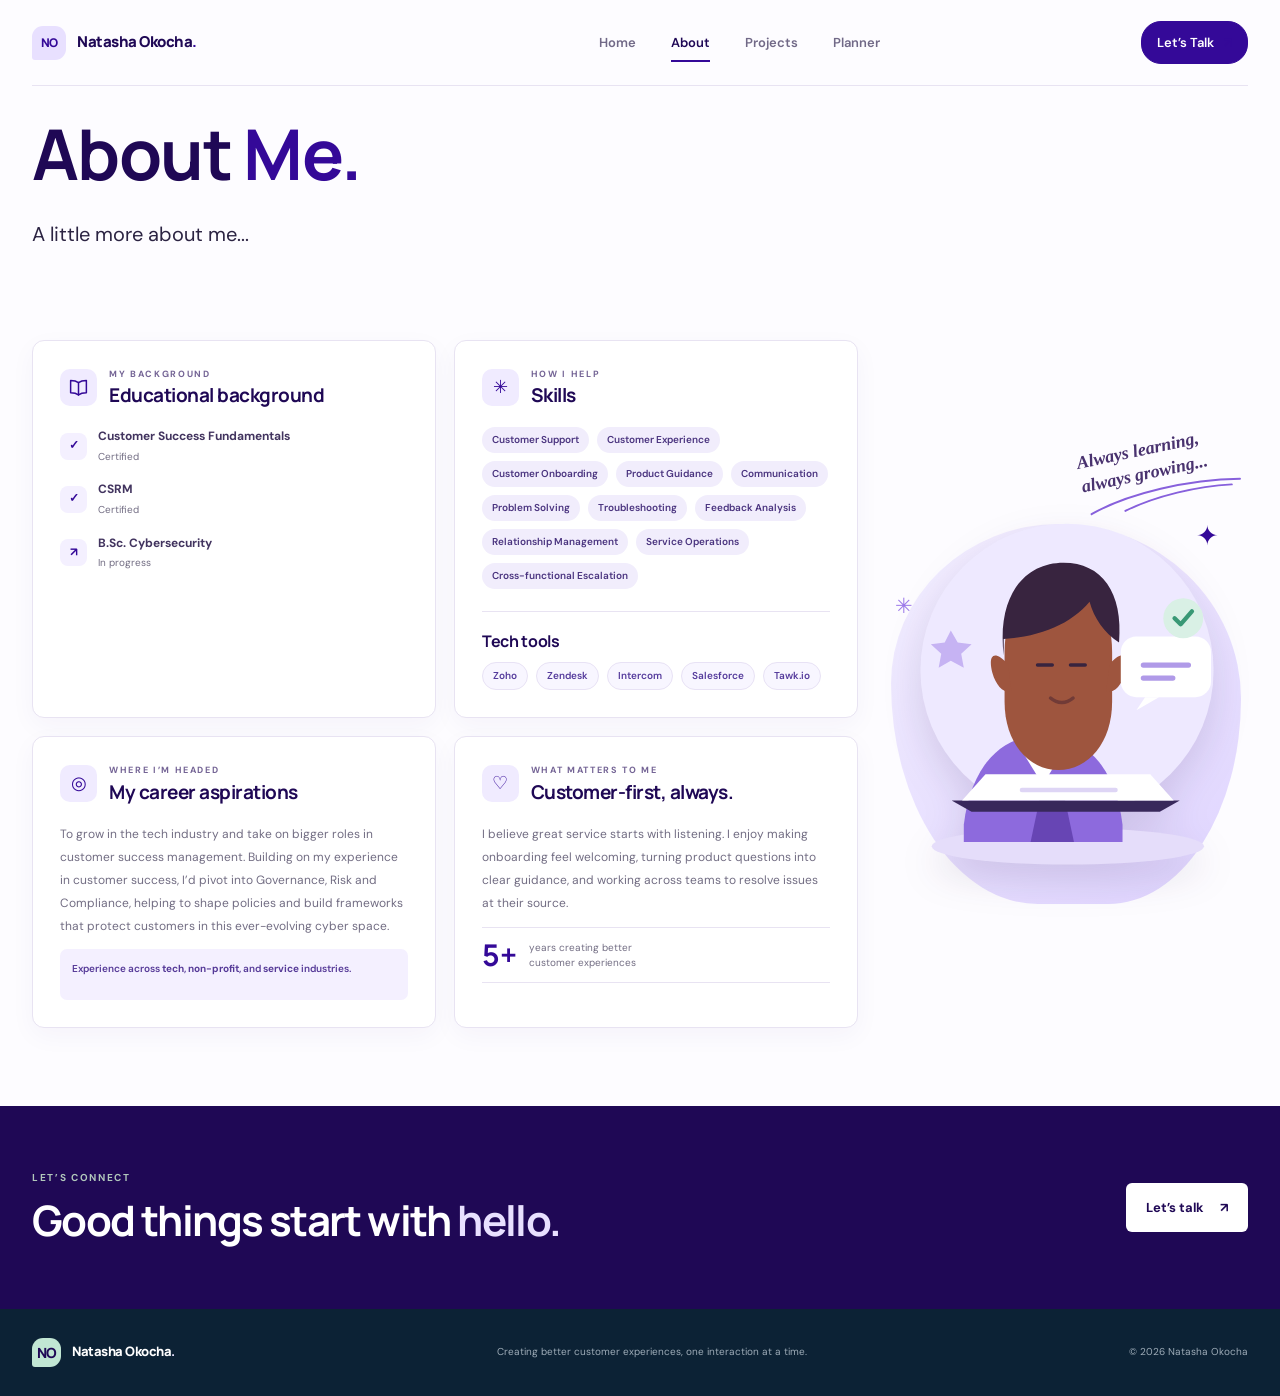
<file: adunwebsite/about.html>
<!doctype html>
<!-- Declares the document as an HTML5 webpage. -->
<html lang="en">
  <!-- HEAD SECTION: Contains metadata, page title, font imports, stylesheets, and scripts. -->
  <head>
    <!-- Defines the character encoding to support standard text and special characters. -->
    <meta charset="utf-8" />

    <!-- Makes the website responsive by matching the viewport width to the device width. -->
    <meta name="viewport" content="width=device-width, initial-scale=1" />

    <!-- Sets the browser theme colour, especially for supported mobile browsers. -->
    <meta name="theme-color" content="#f7f5ff" />

    <!-- Provides a description of the About page for search engines and social previews. -->
    <meta
      name="description"
      content="Learn about Natasha Okocha's customer experience skills, education, and career aspirations."
    />

    <!-- Defines the text displayed in the browser tab. -->
    <title>About Natasha - Customer Experience Specialist</title>

    <!-- Establishes an early connection to Google Fonts to improve font loading speed. -->
    <link rel="preconnect" href="https://fonts.googleapis.com" />

    <!-- Establishes a connection to Google's font delivery server without sending credentials. -->
    <link rel="preconnect" href="https://fonts.gstatic.com" crossorigin />

    <!-- Imports the DM Sans and Manrope font families with the specified font weights. -->
    <link
      href="https://fonts.googleapis.com/css2?family=DM+Sans:wght@400;500;600;700&family=Manrope:wght@400;500;600;700;800&display=swap"
      rel="stylesheet"
    />

    <!-- Connects the external CSS file responsible for the website's styling and layout. -->
    <link rel="stylesheet" href="styles.css" />

    <!-- Loads the external JavaScript file after the HTML document has been parsed. -->
    <script src="script.js" defer></script>
  </head>

  <!-- BODY SECTION: Contains all visible content displayed on the webpage. -->
  <body>
    <!-- Accessibility link that allows keyboard users to skip navigation and jump to the main content. -->
    <a class="skip-link" href="#main">Skip to content</a>

    <!-- HEADER SECTION: Contains the website branding and primary navigation menu. -->
    <header class="site-header">
      <!-- Navigation container used to align the brand logo and navigation links. -->
      <div class="nav-shell">
        <!-- Website brand logo and name. Clicking it takes visitors to the homepage. -->
        <a class="brand" href="index.html" aria-label="Natasha Okocha home">
          <!-- Displays the initials used as the website's logo mark. -->
          <span class="brand-mark">NO</span>

          <!-- Displays the website owner's name alongside a decorative coloured dot. -->
          <span class="brand-name">
            Natasha Okocha<span class="brand-dot">.</span>
          </span>
        </a>

        <!-- MOBILE NAVIGATION TOGGLE -->
        <!-- Button used to open and close the navigation menu on smaller screens. -->
        <button
          class="menu-toggle"
          type="button"
          aria-expanded="false"
          aria-controls="primary-nav"
          aria-label="Open navigation"
        >
          <!-- Three spans are styled with CSS to create the hamburger menu icon. -->
          <span></span>
          <span></span>
          <span></span>
        </button>

        <!-- PRIMARY NAVIGATION -->
        <!-- Contains links to the main pages of the website. -->
        <nav class="primary-nav" id="primary-nav" aria-label="Main navigation">
          <!-- Navigation link to the homepage. -->
          <a href="index.html">Home</a>

          <!-- About page link. aria-current indicates that this is the active page. -->
          <a href="about.html" aria-current="page">About</a>

          <!-- Navigation link to the Projects page. -->
          <a href="projects.html">Projects</a>

          <!-- Navigation link to the Planner page. -->
          <a href="planner.html">Planner</a>

          <!-- Contact link styled differently to make it stand out from other navigation items. -->
          <a class="nav-contact" href="contact.html">
            Let’s Talk <span aria-hidden="true">↗</span>
          </a>
        </nav>
      </div>
    </header>

    <!-- MAIN CONTENT: Contains the primary information presented on the About page. -->
    <main id="main">
      <!-- PAGE HERO SECTION -->
      <!-- Introduces the About page with a prominent heading and supporting text. -->
      <section class="page-hero section-wrap">
        <!-- Main heading identifying the purpose of the page. -->
        <h1>About <span class="text-accent">Me.</span></h1>

        <!-- Short introductory statement displayed beneath the main heading. -->
        <p class="about-me">A little more about me...</p>
      </section>

      <!-- ABOUT OVERVIEW SECTION -->
      <!-- Contains Natasha's educational background, professional skills, career aspirations, and work philosophy. -->
      <section class="section-wrap about-overview">
        <!-- Grid container used to organise the different profile information cards. -->
        <div class="about-card-grid">
          <!-- ====================================================== -->
          <!-- EDUCATIONAL BACKGROUND CARD -->
          <!-- Displays Natasha's qualifications, certifications, and ongoing education. -->
          <!-- ====================================================== -->
          <article class="profile-card education-profile-card">
            <!-- Card heading containing an icon, category label, and section title. -->
            <div class="profile-card-heading">
              <!-- Decorative education icon displayed beside the card heading. -->
              <span class="profile-icon" aria-hidden="true">
                <!-- Inline SVG used to draw an open-book illustration. -->
                <svg viewBox="0 0 24 24" focusable="false">
                  <!-- Draws the two open pages of the book. -->
                  <path
                    d="M12 6.5C9.5 4.5 6.5 4 3 4v14c3.5 0 6.5.5 9 2.5 2.5-2 5.5-2.5 9-2.5V4c-3.5 0-6.5.5-9 2.5Z"
                  />

                  <!-- Draws the centre line separating the two pages. -->
                  <path d="M12 6.5v14" />
                </svg>
              </span>

              <!-- Contains the card's category label and main heading. -->
              <div>
                <!-- Small uppercase label describing the information in the card. -->
                <p class="eyebrow">MY BACKGROUND</p>

                <!-- Title of the educational background card. -->
                <h2>Educational background</h2>
              </div>
            </div>

            <!-- List of educational qualifications and professional certifications. -->
            <ul class="credential-list">
              <!-- FIRST CREDENTIAL: Customer Success Fundamentals certification. -->
              <li>
                <!-- Checkmark icon indicating a completed certification. -->
                <span class="credential-icon" aria-hidden="true">✓</span>

                <!-- Displays the qualification name and certification status. -->
                <div>
                  <strong>Customer Success Fundamentals</strong>
                  <small>Certified</small>
                </div>
              </li>

              <!-- SECOND CREDENTIAL: CSRM certification. -->
              <li>
                <!-- Checkmark icon indicating a completed certification. -->
                <span class="credential-icon" aria-hidden="true">✓</span>

                <!-- Displays the certification name and status. -->
                <div>
                  <strong>CSRM</strong>
                  <small>Certified</small>
                </div>
              </li>

              <!-- THIRD CREDENTIAL: Bachelor's degree currently being pursued. -->
              <li>
                <!-- Arrow icon indicating an ongoing educational qualification. -->
                <span class="credential-icon" aria-hidden="true">↗</span>

                <!-- Displays the degree name and current study status. -->
                <div>
                  <strong>B.Sc. Cybersecurity</strong>
                  <small>In progress</small>
                </div>
              </li>
            </ul>
          </article>

          <!-- ====================================================== -->
          <!-- PROFESSIONAL SKILLS CARD -->
          <!-- Displays Natasha's core customer experience skills and technology tools. -->
          <!-- ====================================================== -->
          <article class="profile-card skills-profile-card">
            <!-- Card heading containing a decorative icon and section title. -->
            <div class="profile-card-heading">
              <!-- Decorative symbol representing the skills section. -->
              <span class="profile-icon" aria-hidden="true">✳</span>

              <!-- Contains the category label and heading. -->
              <div>
                <!-- Small uppercase label describing the purpose of the card. -->
                <p class="eyebrow">HOW I HELP</p>

                <!-- Main heading identifying the professional skills section. -->
                <h2>Skills</h2>
              </div>
            </div>

            <!-- List of Natasha's customer support and customer experience skills. -->
            <ul class="profile-skill-list">
              <!-- Individual professional skills displayed as list items. -->
              <li>Customer Support</li>
              <li>Customer Experience</li>
              <li>Customer Onboarding</li>
              <li>Product Guidance</li>
              <li>Communication</li>
              <li>Problem Solving</li>
              <li>Troubleshooting</li>
              <li>Feedback Analysis</li>
              <li>Relationship Management</li>
              <li>Service Operations</li>
              <li>Cross-functional Escalation</li>
            </ul>

            <!-- TECHNOLOGY TOOLS SUBSECTION -->
            <!-- Displays software platforms and tools used in customer support operations. -->
            <div class="tech-tools">
              <!-- Heading identifying the technology tools subsection. -->
              <h3>Tech tools</h3>

              <!-- List of software platforms displayed as styled pills using CSS. -->
              <ul class="profile-skill-list tool-pills">
                <!-- Individual customer support and CRM tools. -->
                <li>Zoho</li>
                <li>Zendesk</li>
                <li>Intercom</li>
                <li>Salesforce</li>
                <li>Tawk.io</li>
              </ul>
            </div>
          </article>

          <!-- ====================================================== -->
          <!-- CAREER ASPIRATIONS CARD -->
          <!-- Explains Natasha's long-term professional goals and career direction. -->
          <!-- ====================================================== -->
          <article class="profile-card aspiration-profile-card">
            <!-- Card heading containing a decorative icon and section title. -->
            <div class="profile-card-heading">
              <!-- Decorative circular icon representing future goals and direction. -->
              <span class="profile-icon" aria-hidden="true">◎</span>

              <!-- Contains the category label and heading. -->
              <div>
                <!-- Small uppercase label introducing the career aspirations section. -->
                <p class="eyebrow">WHERE I’M HEADED</p>

                <!-- Main heading of the career aspirations card. -->
                <h2>My career aspirations</h2>
              </div>
            </div>

            <!-- Paragraph describing Natasha's professional ambitions and intended career progression. -->
            <p>
              To grow in the tech industry and take on bigger roles in customer
              success management. Building on my experience in customer success,
              I’d pivot into Governance, Risk and Compliance, helping to shape
              policies and build frameworks that protect customers in this
              ever-evolving cyber space.
            </p>

            <!-- Highlighted statement summarising the connection between current experience and future goals. -->
            <div class="aspiration-note">
              <p class="experience-industries">
              Experience across <strong>tech</strong>,
              <strong>non-profit</strong>, and
              <strong>service</strong> industries.
            </p>
          </article>

          <!-- ====================================================== -->
          <!-- CUSTOMER EXPERIENCE PHILOSOPHY CARD -->
          <!-- Highlights Natasha's customer-first approach and professional experience. -->
          <!-- ====================================================== -->
          <article class="profile-card experience-profile-card">
            <!-- Card heading containing a heart icon and section title. -->
            <div class="profile-card-heading">
              <!-- Decorative heart symbol representing care and customer satisfaction. -->
              <span class="profile-icon" aria-hidden="true">♡</span>

              <!-- Contains the category label and main heading. -->
              <div>
                <!-- Small uppercase label introducing the customer experience philosophy. -->
                <p class="eyebrow">WHAT MATTERS TO ME</p>

                <!-- Main heading expressing Natasha's customer-first philosophy. -->
                <h2>Customer-first, always.</h2>
              </div>
            </div>

            <!-- Paragraph explaining Natasha's approach to customer service and issue resolution. -->
            <p>
              I believe great service starts with listening. I enjoy making
              onboarding feel welcoming, turning product questions into clear
              guidance, and working across teams to resolve issues at their
              source.
            </p>

            <!-- EXPERIENCE STATISTIC -->
            <!-- Highlights Natasha's years of professional customer experience. -->
            <div class="experience-stat">
              <!-- Displays the number of years of experience in a prominent format. -->
              <strong>5+</strong>

              <!-- Explains what the experience statistic represents. -->
              <span>years creating better customer experiences</span>
            </div>
          </article>
        </div>

        <!-- ====================================================== -->
        <!-- DECORATIVE CUSTOMER EXPERIENCE ILLUSTRATION -->
        <!-- Displays an SVG illustration alongside a motivational message. -->
        <!-- ====================================================== -->
        <figure class="about-artwork">
          <!-- Decorative handwritten-style note displayed above or beside the illustration. -->
          <div class="artwork-note">
            <!-- First line of the motivational message. -->
            <span>Always learning,</span>

            <!-- Second line of the motivational message. -->
            <span>always growing...</span>

            <!-- Inline SVG used to draw decorative curved underline strokes. -->
            <svg viewBox="0 0 210 30" aria-hidden="true">
              <!-- First curved line beneath the motivational message. -->
              <path d="M5 22C58 5 139 4 204 17" />

              <!-- Second curved line used to enhance the handwritten effect. -->
              <path d="M49 27c43-11 99-12 143-5" />
            </svg>
          </div>

          <!-- Decorative star positioned around the illustration. -->
          <span class="artwork-spark artwork-spark-one" aria-hidden="true">
            ✦
          </span>

          <!-- Additional decorative sparkle symbol. -->
          <span class="artwork-spark artwork-spark-two" aria-hidden="true">
            ✳
          </span>

          <!-- MAIN SVG ILLUSTRATION -->
          <!-- Custom vector illustration representing a customer experience specialist helping a customer. -->
          <svg
            class="customer-artwork"
            viewBox="0 0 420 480"
            role="img"
            aria-labelledby="customer-artwork-title"
          >
            <!-- SVG title provides an accessible description of the illustration. -->
            <title id="customer-artwork-title">
              Customer experience specialist helping a customer
            </title>

            <!-- Background shadow beneath the illustrated character. -->
            <ellipse cx="212" cy="427" rx="157" ry="21" fill="#e5ddfa" />

            <!-- Large circular background shape behind the character. -->
            <circle cx="211" cy="224" r="169" fill="#eee9ff" />

            <!-- Draws the main upper body and clothing of the character. -->
            <path
              d="M92 402c8-65 41-103 91-103s84 38 92 103v20H92z"
              fill="#8d6add"
            />

            <!-- Draws the white collar detail on the character's clothing. -->
            <path d="M154 309l29 47 29-47" fill="#fff" />

            <!-- Draws the darker lower section of the character's clothing. -->
            <path d="M183 356h22l14 66h-50z" fill="#6745b4" />

            <!-- Draws the character's face and neck area. -->
            <path
              d="M139 203c0-48 24-79 62-79s62 31 62 79v57c0 47-27 79-62 79s-62-32-62-79z"
              fill="#9e553e"
            />

            <!-- Draws the character's hairstyle and hair shape. -->
            <path
              d="M138 207c-8-69 24-107 69-107 44 0 69 34 64 92-17-11-29-28-34-47-21 25-55 40-99 43z"
              fill="#38243f"
            />

            <!-- Draws the character's ears using curved paths. -->
            <path
              d="M143 217c-18-19-23-8-18 10 4 14 12 23 22 22m113-32c17-19 22-8 18 10-4 14-12 23-22 22"
              fill="#9e553e"
            />

            <!-- Draws the character's eyes using two short rounded lines. -->
            <path
              d="M177 218h17m21 0h17"
              stroke="#38243f"
              stroke-linecap="round"
              stroke-width="4"
            />

            <!-- Draws the character's smiling mouth. -->
            <path
              d="M192 256c8 7 18 7 26 0"
              fill="none"
              stroke="#713b37"
              stroke-linecap="round"
              stroke-width="4"
            />

            <!-- Draws the dark desk or surface in front of the character. -->
            <path d="M78 374h263l-23 13H101z" fill="#38285b" />

            <!-- Draws the white upper surface of the desk. -->
            <path d="M117 344h190l27 30H90z" fill="#fff" />

            <!-- Adds a decorative line detail to the desk surface. -->
            <path
              d="M159 362h108"
              stroke="#ded5f5"
              stroke-linecap="round"
              stroke-width="5"
            />

            <!-- Draws a speech bubble to represent communication with a customer. -->
            <rect x="273" y="185" width="104" height="70" rx="18" fill="#fff" />

            <!-- Draws horizontal lines inside the speech bubble to represent text. -->
            <path
              d="M299 218h52m-52 15h34"
              stroke="#b09ae8"
              stroke-linecap="round"
              stroke-width="6"
            />

            <!-- Draws the pointed tail of the speech bubble. -->
            <path d="M301 255l-10 15 26-15" fill="#fff" />

            <!-- Draws a circular notification badge indicating a successful interaction. -->
            <circle cx="345" cy="164" r="23" fill="#d9f0e5" />

            <!-- Draws a checkmark inside the notification badge. -->
            <path
              d="m335 164 7 7 13-15"
              fill="none"
              stroke="#399875"
              stroke-linecap="round"
              stroke-linejoin="round"
              stroke-width="5"
            />

            <!-- Draws a decorative star on the left side of the illustration. -->
            <path
              d="m77 178 8 14 16 2-12 11 3 16-15-8-14 8 3-16-12-11 16-2z"
              fill="#c6b3f3"
            />
          </svg>
        </figure>
      </section>

      <!-- CALL-TO-ACTION SECTION -->
      <!-- Encourages visitors, recruiters, and potential clients to contact Natasha. -->
      <section class="cta-band">
        <!-- Container used to align the CTA heading and contact button. -->
        <div class="section-wrap cta-inner">
          <!-- Contains the introductory label and main call-to-action heading. -->
          <div>
            <!-- Small uppercase text introducing the invitation to connect. -->
            <p class="eyebrow">LET’S CONNECT</p>

            <!-- Main call-to-action heading encouraging visitors to start a conversation. -->
            <h2>Good things start with <span>hello.</span></h2>
          </div>

          <!-- Button directing visitors to the Contact page. -->
          <a class="button button-light" href="contact.html">
            Let’s talk <span aria-hidden="true">↗</span>
          </a>
        </div>
      </section>
    </main>

    <!-- FOOTER SECTION -->
    <!-- Displays website branding, a professional statement, and copyright information. -->
    <footer class="site-footer">
      <!-- Main footer container used to organise the footer elements. -->
      <div class="footer-inner">
        <!-- Footer brand logo linking back to the homepage. -->
        <a class="brand footer-brand" href="index.html">
          <!-- Displays the website owner's initials. -->
          <span class="brand-mark">NO</span>

          <!-- Displays the website owner's name and decorative brand dot. -->
          <span class="brand-name">
            Natasha Okocha<span class="brand-dot">.</span>
          </span>
        </a>

        <!-- Short statement summarising the website owner's professional mission. -->
        <p>Creating better customer experiences, one interaction at a time.</p>

        <!-- Copyright notice. The data-year attribute can be targeted by JavaScript to update the year dynamically. -->
        <p class="copyright">© <span data-year>2026</span> Natasha Okocha</p>
      </div>
    </footer>
  </body>
</html>
</file>
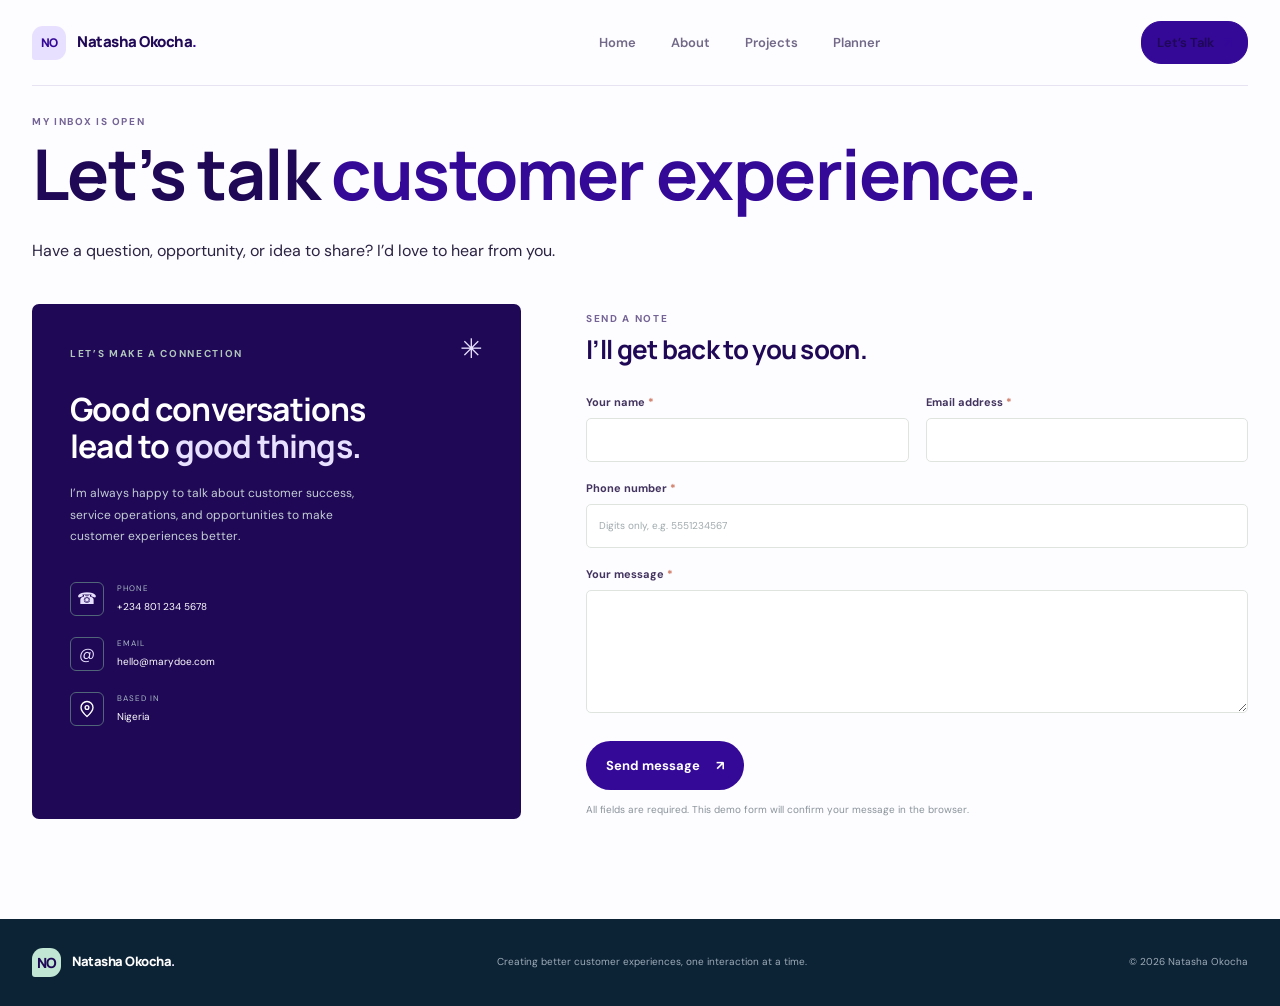
<file: adunwebsite/contact.html>
<!doctype html>
<html lang="en">
  <head>
    <meta charset="utf-8" />
    <meta name="viewport" content="width=device-width, initial-scale=1" />
    <meta name="theme-color" content="#f7f5ff" />
    <meta
      name="description"
      content="Contact Natasha Okocha to talk customer experience, opportunities, and collaboration."
    />
    <title>Contact Natasha - Customer Experience</title>
    <link rel="preconnect" href="https://fonts.googleapis.com" />
    <link rel="preconnect" href="https://fonts.gstatic.com" crossorigin />
    <link
      href="https://fonts.googleapis.com/css2?family=DM+Sans:wght@400;500;600;700&family=Manrope:wght@400;500;600;700;800&display=swap"
      rel="stylesheet"
    />
    <link rel="stylesheet" href="styles.css" />
    <script src="script.js" defer></script>
  </head>
  <body>
    <a class="skip-link" href="#main">Skip to content</a>
    <header class="site-header">
      <div class="nav-shell">
        <a class="brand" href="index.html" aria-label="Natasha Okocha home"
          ><span class="brand-mark">NO</span
          ><span class="brand-name"
            >Natasha Okocha<span class="brand-dot">.</span></span
          ></a
        ><button
          class="menu-toggle"
          type="button"
          aria-expanded="false"
          aria-controls="primary-nav"
          aria-label="Open navigation"
        >
          <span></span><span></span><span></span>
        </button>
        <nav class="primary-nav" id="primary-nav" aria-label="Main navigation">
          <a href="index.html">Home</a><a href="about.html">About</a
          ><a href="projects.html">Projects</a><a href="planner.html">Planner</a
          ><a class="nav-contact" href="contact.html" aria-current="page"
            >Let’s Talk <span aria-hidden="true">↗</span></a
          >
        </nav>
      </div>
    </header>
    <main id="main">
      <section class="page-hero section-wrap contact-hero">
        <p class="eyebrow">MY INBOX IS OPEN</p>
        <h1>
          Let’s talk <span class="text-accent">customer experience.</span>
        </h1>
        <p class="page-lede">
          Have a question, opportunity, or idea to share? I’d love to hear from
          you.
        </p>
      </section>
      <section class="section-wrap contact-layout">
        <div class="contact-aside">
          <div class="contact-aside-inner">
            <span class="contact-star">✳</span>
            <p class="eyebrow">LET’S MAKE A CONNECTION</p>
            <h2>Good conversations<br />lead to <span>good things.</span></h2>
            <p>
              I’m always happy to talk about customer success, service
              operations, and opportunities to make customer experiences better.
            </p>
            <div class="contact-info">
              <span class="info-icon">☎</span>
              <div>
                <small>PHONE</small
                ><a href="tel:+2348012345678">+234 801 234 5678</a>
              </div>
            </div>
            <div class="contact-info">
              <span class="info-icon">@</span>
              <div>
                <small>EMAIL</small
                ><a href="mailto:hello@marydoe.com">hello@marydoe.com</a>
              </div>
            </div>
            <div class="contact-info">
              <span class="info-icon">
                <svg viewBox="0 0 24 24" aria-hidden="true" focusable="false">
                  <!-- Outer path representing the location pin. -->
                  <path d="M20 10c0 5-8 12-8 12S4 15 4 10a8 8 0 1 1 16 0Z" />

                  <!-- Inner circle representing the location marker. -->
                  <circle cx="12" cy="10" r="2.5" />
                </svg>
              </span>
              <div><small>BASED IN</small><span>Nigeria</span></div>
            </div>
          </div>
        </div>
        <div class="contact-form-wrap">
          <p class="eyebrow">SEND A NOTE</p>
          <h2>I’ll get back to you soon.</h2>
          <form id="contact-form" novalidate>
            <div class="form-row">
              <div class="field">
                <label for="contact-name">Your name <span>*</span></label
                ><input
                  id="contact-name"
                  name="name"
                  type="text"
                  autocomplete="name"
                  required
                  aria-describedby="name-error"
                /><small class="field-error" id="name-error"></small>
              </div>
              <div class="field">
                <label for="contact-email">Email address <span>*</span></label
                ><input
                  id="contact-email"
                  name="email"
                  type="email"
                  autocomplete="email"
                  required
                  aria-describedby="email-error"
                /><small class="field-error" id="email-error"></small>
              </div>
            </div>
            <div class="field">
              <label for="contact-phone">Phone number <span>*</span></label
              ><input
                id="contact-phone"
                name="phone"
                type="tel"
                inputmode="numeric"
                autocomplete="tel"
                placeholder="Digits only, e.g. 5551234567"
                required
                aria-describedby="phone-error"
              /><small class="field-error" id="phone-error"></small>
            </div>
            <div class="field">
              <label for="contact-message">Your message <span>*</span></label
              ><textarea
                id="contact-message"
                name="message"
                rows="5"
                required
                aria-describedby="message-error"
              ></textarea
              ><small class="field-error" id="message-error"></small>
            </div>
            <button class="button button-primary submit-button" type="submit">
              Send message <span aria-hidden="true">↗</span>
            </button>
            <p class="form-hint">
              All fields are required. This demo form will confirm your message
              in the browser.
            </p>
            <div
              class="form-result"
              id="form-result"
              role="status"
              aria-live="polite"
            ></div>
          </form>
        </div>
      </section>
    </main>
    <footer class="site-footer">
      <div class="footer-inner">
        <a class="brand footer-brand" href="index.html"
          ><span class="brand-mark">NO</span
          ><span class="brand-name"
            >Natasha Okocha<span class="brand-dot">.</span></span
          ></a
        >
        <p>Creating better customer experiences, one interaction at a time.</p>
        <p class="copyright">© <span data-year>2026</span> Natasha Okocha</p>
      </div>
    </footer>
  </body>
</html>
</file>
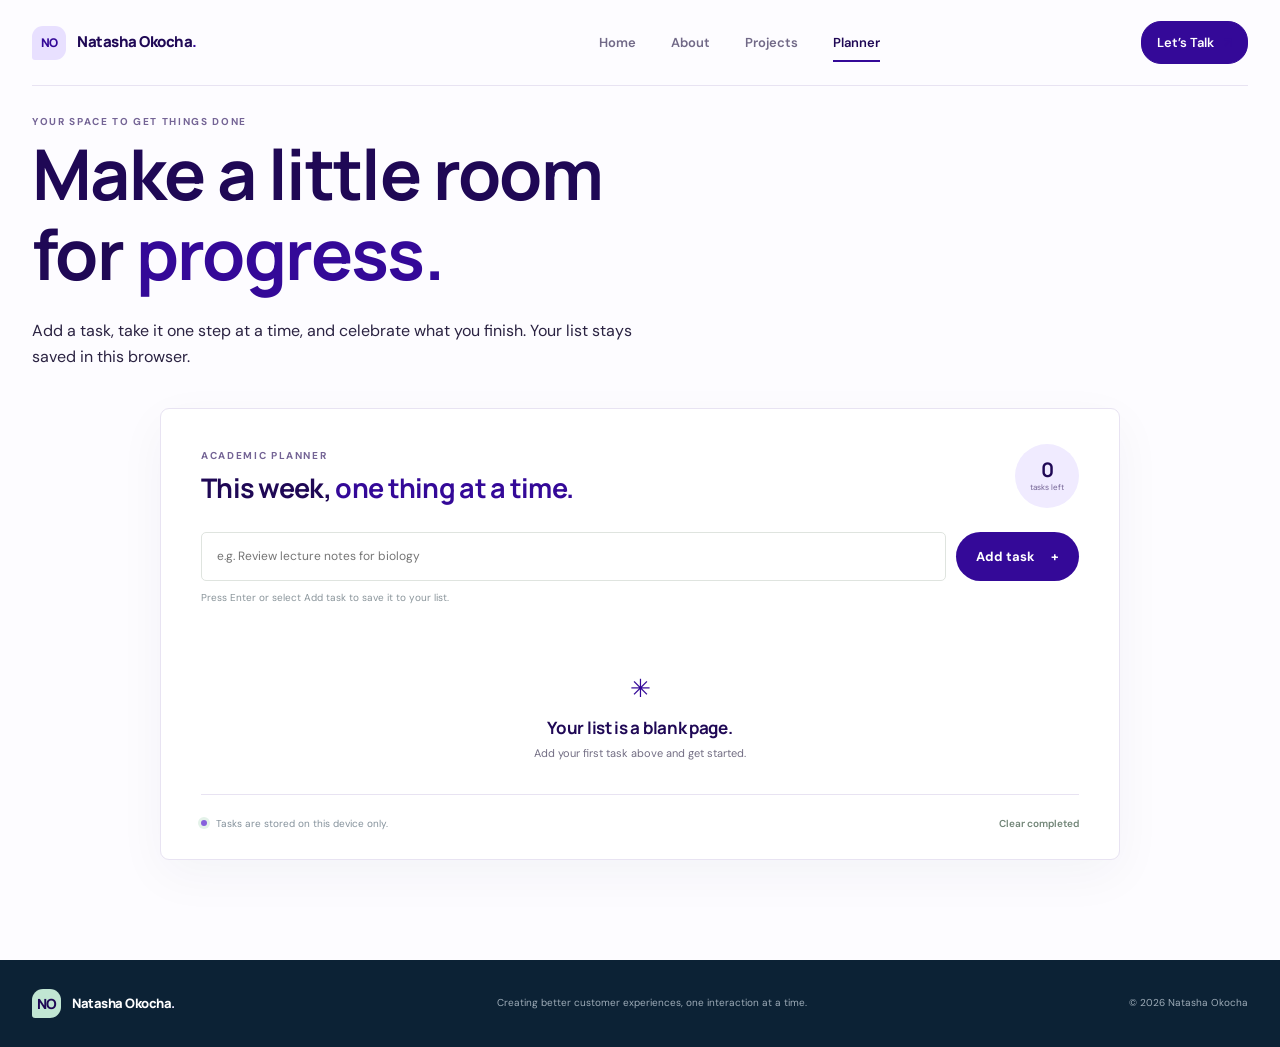
<file: adunwebsite/planner.html>
<!doctype html>
<html lang="en">
  <head>
    <!-- Set the page encoding, responsive layout, browser theme, and search description. -->
    <meta charset="utf-8" />
    <meta name="viewport" content="width=device-width, initial-scale=1" />
    <meta name="theme-color" content="#f7f5ff" />
    <meta
      name="description"
      content="Plan your academic and customer success tasks with Natasha Okocha's interactive planner."
    />
    <title>Academic Planner - Natasha Okocha</title>
    <!-- Load the site's fonts, shared styles, and JavaScript after HTML parsing. -->
    <link rel="preconnect" href="https://fonts.googleapis.com" />
    <link rel="preconnect" href="https://fonts.gstatic.com" crossorigin />
    <link
      href="https://fonts.googleapis.com/css2?family=DM+Sans:wght@400;500;600;700&family=Manrope:wght@400;500;600;700;800&display=swap"
      rel="stylesheet"
    />
    <link rel="stylesheet" href="styles.css" />
    <script src="script.js" defer></script>
  </head>
  <body>
    <!-- Let keyboard users skip directly to the page's main content. -->
    <a class="skip-link" href="#main">Skip to content</a>
    <!-- Shared site header with branding and responsive navigation. -->
    <header class="site-header">
      <div class="nav-shell">
        <a class="brand" href="index.html" aria-label="Natasha Okocha home"
          ><span class="brand-mark">NO</span
          ><span class="brand-name"
            >Natasha Okocha<span class="brand-dot">.</span></span
          ></a
        ><button
          class="menu-toggle"
          type="button"
          aria-expanded="false"
          aria-controls="primary-nav"
          aria-label="Open navigation"
        >
          <span></span><span></span><span></span>
        </button>
        <nav class="primary-nav" id="primary-nav" aria-label="Main navigation">
          <a href="index.html">Home</a><a href="about.html">About</a
          ><a href="projects.html">Projects</a
          ><a href="planner.html" aria-current="page">Planner</a
          ><a class="nav-contact" href="contact.html"
            >Let’s Talk <span aria-hidden="true">↗</span></a
          >
        </nav>
      </div>
    </header>
    <!-- Main content contains the planner introduction and task-management interface. -->
    <main id="main">
      <!-- Introduce the planner and explain that tasks are saved in this browser. -->
      <section class="page-hero section-wrap planner-hero">
        <p class="eyebrow">YOUR SPACE TO GET THINGS DONE</p>
        <h1>
          Make a little room<br />for <span class="text-accent">progress.</span>
        </h1>
        <p class="page-lede">
          Add a task, take it one step at a time, and celebrate what you finish.
          Your list stays saved in this browser.
        </p>
      </section>
      <!-- Task entry, task list, progress count, and a supporting reminder. -->
      <section class="section-wrap planner-section">
        <div class="planner-card">
          <!-- Show the planner heading and a live count of unfinished tasks. -->
          <div class="planner-heading">
            <div>
              <p class="eyebrow">ACADEMIC PLANNER</p>
              <h2>This week, <span data-today>one thing at a time.</span></h2>
            </div>
            <div class="task-count" aria-live="polite">
              <strong data-task-count>0</strong><span>tasks left</span>
            </div>
          </div>
          <!-- Required task input; submitting this form adds a task to the list. -->
          <form class="task-form" id="task-form">
            <label class="sr-only" for="task-input">New academic task</label
            ><input
              id="task-input"
              name="task"
              type="text"
              maxlength="120"
              placeholder="e.g. Review lecture notes for biology"
              required
            /><button class="button button-primary" type="submit">
              Add task <span aria-hidden="true">+</span>
            </button>
          </form>
          <p class="form-hint">
            Press Enter or select Add task to save it to your list.
          </p>
          <!-- script.js renders saved tasks here and toggles the empty state below. -->
          <ul class="task-list" id="task-list" aria-label="Academic tasks"></ul>
          <div class="empty-state" id="empty-state">
            <span class="empty-icon">✳</span>
            <h3>Your list is a blank page.</h3>
            <p>Add your first task above and get started.</p>
          </div>
          <!-- Explain where tasks are stored and provide a control to remove completed tasks. -->
          <div class="planner-footer">
            <p>
              <span class="status-dot"></span> Tasks are stored on this device
              only.
            </p>
            <button class="clear-completed" id="clear-completed" type="button">
              Clear completed
            </button>
          </div>
        </div>
      </section>
    </main>
    <!-- Shared footer with site branding, tagline, and copyright year. -->
    <footer class="site-footer">
      <div class="footer-inner">
        <a class="brand footer-brand" href="index.html"
          ><span class="brand-mark">NO</span
          ><span class="brand-name"
            >Natasha Okocha<span class="brand-dot">.</span></span
          ></a
        >
        <p>Creating better customer experiences, one interaction at a time.</p>
        <p class="copyright">© <span data-year>2026</span> Natasha Okocha</p>
      </div>
    </footer>
  </body>
</html>
</file>
<file: adunwebsite/styles.css>
/* Shared color and font tokens keep the site's visual theme consistent. */
:root {
  --navy: #1f0855;
  --navy-soft: #42345f;
  --ink: #2b2342;
  --muted: #726d83;
  --paper: #fdfcff;
  --cream: #f7f5ff;
  --line: #e8e3f2;
  --mint: #e8e0ff;
  --mint-deep: #340998;
  --coral: #9c79e9;
  --font-body: "DM Sans", sans-serif;
  --font-heading: "Manrope", sans-serif;
}

/* Apply predictable sizing and basic document-wide defaults. */
* {
  box-sizing: border-box;
}
html {
  scroll-behavior: smooth;
}
body {
  margin: 0;
  color: var(--ink);
  background: var(--paper);
  font-family: var(--font-body);
  font-size: 16px;
  line-height: 1.65;
  -webkit-font-smoothing: antialiased;
}
/* Keep media inside its parent and remove inline baseline gaps. */
img,
video {
  display: block;
  max-width: 100%;
}
a {
  color: inherit;
}
button,
input,
textarea {
  font: inherit;
}
/* Remove the browser's default tap highlight on interactive elements. */
button,
a {
  -webkit-tap-highlight-color: transparent;
}
::selection {
  color: var(--navy);
  background: var(--mint);
}
.section-wrap {
  width: min(1400px, calc(100% - 64px));
  margin-inline: auto;
}
/* Keep the keyboard skip link offscreen until it receives focus. */
.skip-link {
  position: absolute;
  z-index: 20;
  top: 10px;
  left: 10px;
  padding: 10px 16px;
  transform: translateY(-160%);
  color: white;
  background: var(--navy);
  border-radius: 6px;
}
.skip-link:focus {
  transform: translateY(0);
}
/* Shared header, brand, navigation, and responsive menu styling. */
.site-header {
  position: relative;
  z-index: 10;
  background: var(--paper);
}
.nav-shell {
  width: min(1400px, calc(100% - 64px));
  min-height: 86px;
  margin: auto;
  display: flex;
  align-items: center;
  border-bottom: 1px solid var(--line);
}
/* Align the monogram and name as one reusable brand mark. */
.brand {
  display: inline-flex;
  gap: 11px;
  align-items: center;
  color: var(--navy);
  text-decoration: none;
  font-family: var(--font-heading);
  font-size: 15px;
  font-weight: 800;
  letter-spacing: -0.5px;
}
.brand-mark {
  width: 34px;
  height: 34px;
  display: grid;
  place-items: center;
  color: var(--mint-deep);
  background: var(--mint);
  border-radius: 11px 11px 11px 3px;
  font-size: 12px;
  font-weight: 800;
  letter-spacing: -0.5px;
}
.brand-name {
  white-space: nowrap;
}
.brand-dot {
  color: var(--mint-deep);
}
/* Center desktop navigation links and anchor the contact link on the right. */
.primary-nav {
  position: relative;
  display: flex;
  align-items: center;
  justify-content: center;
  gap: 35px;
  flex: 1;
  margin-left: 35px;
}
.primary-nav .nav-contact {
  position: absolute;
  right: 0;
}
.primary-nav a {
  position: relative;
  color: #716987;
  text-decoration: none;
  font-size: 13px;
  font-weight: 600;
  transition: color 0.2s ease;
}
/* Mark the current page and hovered links with the site's primary color. */
.primary-nav a:hover,
.primary-nav a[aria-current="page"] {
  color: var(--navy);
}
.primary-nav a[aria-current="page"]:not(.nav-contact)::after {
  position: absolute;
  right: 0;
  bottom: -9px;
  left: 0;
  height: 2px;
  content: "";
  background: var(--mint-deep);
}
/* Give the contact link a filled pill shape to distinguish it from navigation. */
.primary-nav .nav-contact {
  padding: 10px 15px;
  color: white;
  background: var(--mint-deep);
  border: 1px solid var(--mint-deep);
  border-radius: 20px;
}
.primary-nav .nav-contact span {
  margin-left: 7px;
  color: var(--mint-deep);
}
.menu-toggle {
  display: none;
}
/* Shared heading scale, accents, and small section labels. */
h1,
h2,
h3,
p {
  margin-top: 0;
}
h1,
h2,
h3 {
  color: var(--navy);
  font-family: var(--font-heading);
  letter-spacing: -1.6px;
  line-height: 1.14;
}
h1 {
  margin-bottom: 24px;
  font-size: clamp(47px, 6vw, 76px);
  font-weight: 700;
}
/* Animate inline-link arrows to show that the link is interactive. */
h2 {
  margin-bottom: 18px;
  font-size: clamp(33px, 4vw, 48px);
  font-weight: 700;
}
h3 {
  margin-bottom: 10px;
  font-size: 22px;
  letter-spacing: -0.7px;
}
.text-accent {
  color: var(--mint-deep);
}
.intro-name {
  white-space: nowrap;
}
.eyebrow {
  margin-bottom: 17px;
  color: #746495;
  font-size: 10px;
  font-weight: 700;
  letter-spacing: 1.65px;
  line-height: 1.5;
}
.status-dot {
  display: inline-block;
  width: 7px;
  height: 7px;
  margin-right: 8px;
  vertical-align: 1px;
  background: #8760dc;
  border-radius: 50%;
  box-shadow: 0 0 0 4px #eee8ff;
}
/* Home-page hero layout, copy, portrait, and entrance animations. */
.hero {
  min-height: 470px;
  display: grid;
  grid-template-columns: 1.02fr 0.98fr;
  align-items: center;
  gap: 60px;
  padding-top: 12px;
  padding-bottom: 40px;
}
.hero-copy {
  position: relative;
  z-index: 1;
  margin-top: 60px;
  animation: slide-in-left 0.8s ease-out both;
}
@keyframes slide-in-left {
  from {
    opacity: 0;
    transform: translateX(-32px);
  }
  to {
    opacity: 1;
    transform: translateX(0);
  }
}
.hero-lede {
  max-width: 50rem;
  color: var(--muted);
  font-size: 17px;
  line-height: 1.8;
}
.hero-role {
  margin: -10px 0 16px;
  color: var(--navy-soft);
  font-size: clamp(18px, 2vw, 22px);
  font-weight: 700;
  letter-spacing: -0.5px;
}
.hero-actions {
  display: flex;
  flex-wrap: wrap;
  align-items: center;
  gap: 28px;
  margin-top: 31px;
}
/* Share sizing, alignment, and hover transitions across button links. */
.button {
  display: inline-flex;
  min-height: 49px;
  align-items: center;
  justify-content: center;
  gap: 16px;
  padding: 0 20px;
  border: 0;
  border-radius: 6px;
  text-decoration: none;
  font-size: 13px;
  font-weight: 700;
  cursor: pointer;
  transition:
    transform 0.2s ease,
    box-shadow 0.2s ease,
    background 0.2s ease;
}
/* Add a small lift and color change when a button is hovered. */
.button:hover {
  transform: translateY(-2px);
  box-shadow: 0 8px 18px #102a431c;
}
.button-primary {
  color: #fff;
  background: var(--mint-deep);
  border-radius: 30rem;
}
.button-primary:hover {
  background: #1d405c;
}
.button-light {
  color: var(--navy);
  background: #fff;
}
.text-link,
.inline-link {
  color: var(--navy);
  text-decoration: none;
  font-size: 13px;
  font-weight: 700;
  border-radius: 30rem;
  border: 1px solid var(--navy);
  padding: 10px;
  padding-left: 2rem;
  padding-right: 2rem;
}
.text-link span,
.inline-link span {
  display: inline-block;
  margin-left: 6px;
  color: var(--mint-deep);
  transition: transform 0.2s ease;
}
.text-link:hover span,
.inline-link:hover span {
  transform: translateX(4px);
}
.hero-note {
  display: flex;
  align-items: center;
  gap: 12px;
  margin-top: 51px;
  color: #788896;
  font-size: 11px;
}
.hero-note strong {
  color: var(--navy-soft);
  font-weight: 600;
}
.note-line {
  width: 25px;
  height: 1px;
  background: var(--coral);
}
.hero-visual {
  position: relative;
  width: 100%;
  max-width: 560px;
  justify-self: end;
  padding: 10px 20px 10px 15px;
  animation: slide-in-right 0.8s ease-out both;
}
@keyframes slide-in-right {
  from {
    opacity: 0;
    transform: translateX(32px);
  }
  to {
    opacity: 1;
    transform: translateX(0);
  }
}
.portrait-frame {
  position: relative;
  overflow: hidden;
  width: 100%;
  height: 500px;
  border: 8px solid #eeebff;
  border-radius: 45% 45% 12px 12px;
  background: #e9e3ff;
}
/* Fade a dark gradient over the portrait so its caption remains readable. */
.portrait-frame::after {
  position: absolute;
  inset: 45% 0 0;
  content: "";
  background: linear-gradient(transparent, #102a435c);
}
.portrait-frame > img {
  width: 100%;
  height: 100%;
  object-fit: contain;
  object-position: center 38%;
}
/* Position the identifying caption over the lower edge of the portrait. */
.portrait-caption {
  position: absolute;
  z-index: 1;
  right: 22px;
  bottom: 23px;
  left: 22px;
  display: flex;
  align-items: center;
  gap: 12px;
  color: white;
  animation: fade-in 0.6s ease-out 0.3s both;
}
@keyframes fade-in {
  from {
    opacity: 0;
  }
  to {
    opacity: 1;
  }
}
.caption-icon {
  display: grid;
  width: 34px;
  height: 34px;
  place-items: center;
  color: var(--navy);
  background: var(--mint);
  border-radius: 50%;
}
.portrait-caption strong,
.portrait-caption small {
  display: block;
}
.portrait-caption strong {
  font-family: var(--font-heading);
  font-size: 14px;
}
.portrait-caption small {
  opacity: 0.8;
  font-size: 10px;
}
.floating-card {
  position: absolute;
  z-index: 2;
  display: flex;
  align-items: center;
  gap: 11px;
  padding: 12px 15px;
  background: white;
  border: 1px solid #e8ece8;
  border-radius: 8px;
  box-shadow: 0 12px 35px #19344a14;
  animation: float 5s ease-in-out infinite;
}
.floating-card strong,
.floating-card small {
  display: block;
}
.floating-card strong {
  color: var(--navy);
  font-size: 10px;
}
.floating-card small {
  color: #84919b;
  font-size: 9px;
}
.card-top {
  top: 76px;
  left: -39px;
}
.card-bottom {
  right: -25px;
  bottom: 80px;
  animation-delay: -2.5s;
}
.card-symbol {
  display: grid;
  width: 31px;
  height: 31px;
  place-items: center;
  color: #ab714a;
  background: #fff2dc;
  border-radius: 8px;
}
.mini-avatar {
  display: grid;
  width: 31px;
  height: 31px;
  place-items: center;
  color: #226e59;
  background: #d7eee3;
  border-radius: 50%;
  font-size: 9px;
  font-weight: 700;
}
.decor {
  position: absolute;
  z-index: -1;
  color: var(--coral);
}
.decor-ring {
  top: 6px;
  right: -6px;
  width: 80px;
  height: 80px;
  border: 1px solid #e8a88d;
  border-radius: 50%;
}
.decor-cross {
  right: 0;
  bottom: 0;
  font-size: 39px;
  font-weight: 300;
}
@keyframes float {
  0%,
  100% {
    transform: translateY(0);
  }
  50% {
    transform: translateY(-7px);
  }
}

/* Introductory message strip and its avatar/location details. */
.message-box {
  display: flex;
  width: min(1300px, calc(100% - 64px));
  min-height: 6rem;
  align-items: center;
  gap: 10px;
  padding-right: 5rem;
  padding-left: 2rem;
  margin-right: 10rem;
  margin-left: 4rem;
  border: 1px solid var(--line);
  border-radius: 12px;
  background: #c4aaee8f;
}
.message-avatar {
  display: grid;
  width: 64px;
  height: 64px;
  flex: 0 0 auto;
  place-items: center;
  color: var(--mint-deep);
  background: var(--mint);
  border-radius: 50%;
  font-family: var(--font-heading);
  font-size: 12px;
  font-weight: 800;
}
.message-avatar svg {
  width: 60px;
  height: 60px;
  fill: currentColor;
}
.message-avatar .avatar-detail {
  fill: none;
  stroke: white;
  stroke-linecap: round;
  stroke-linejoin: round;
  stroke-width: 1.2px;
}
.message-box p {
  flex: 1;
  margin: 0;
  color: var(--navy-soft);
  font-size: 20px;
  line-height: 1.7;
  padding: 0 1rem;
}
.message-location {
  flex: 0 0 auto;
  padding-left: 18px;
  color: var(--navy-soft);
  border-left: 1px solid var(--line);
  font-size: 15px;
  font-weight: 600;
}
.message-location span {
  margin-right: 5px;
  color: var(--mint-deep);
}
.message-location svg {
  width: 14px;
  height: 14px;
  margin-right: 5px;
  vertical-align: -2px;
  fill: none;
  stroke: var(--mint-deep);
  stroke-linecap: round;
  stroke-linejoin: round;
  stroke-width: 1.8px;
}
.strip-inner {
  width: min(1300px, calc(100% - 64px));
  min-height: 71px;
  margin: auto;
  display: flex;
  align-items: center;
  justify-content: space-between;
  gap: 20px;
}
.strip-inner p {
  margin: 0;
  font-size: 9px;
  font-weight: 600;
  letter-spacing: 1.6px;
}
.strip-inner span {
  color: var(--mint);
  font-size: 16px;
}
/* Home-page about preview and featured project cards. */
.home-about {
  padding-top: 103px;
  padding-bottom: 104px;
}
.section-heading {
  display: flex;
  align-items: end;
  justify-content: space-between;
  gap: 25px;
  margin-bottom: 38px;
}
.section-heading .eyebrow {
  margin-bottom: 15px;
}
.section-heading h2 {
  margin-bottom: 0;
}
.section-heading > .text-link {
  margin-bottom: 10px;
}
.home-about-grid {
  display: grid;
  grid-template-columns: 1.03fr 0.97fr;
  gap: 90px;
}
.large-copy {
  max-width: 550px;
  margin: 0;
  color: #415a6e;
  font-family: var(--font-heading);
  font-size: 22px;
  font-weight: 500;
  letter-spacing: -0.5px;
  line-height: 1.65;
}
.about-aside {
  max-width: 410px;
  padding: 5px 0 0 25px;
  border-left: 1px solid var(--line);
}
.about-aside p {
  color: var(--muted);
  font-size: 14px;
  line-height: 1.9;
}
.featured-section {
  padding: 92px 0 104px;
  background: var(--cream);
}
/* Arrange featured work in equal columns on wider screens. */
.project-grid {
  display: grid;
  grid-template-columns: repeat(3, 1fr);
  gap: 25px;
}
.project-card {
  color: inherit;
  text-decoration: none;
}
.project-image {
  position: relative;
  overflow: hidden;
  height: 215px;
  margin-bottom: 21px;
  background: #e9eee9;
  border-radius: 7px;
}
.project-image img {
  width: 100%;
  height: 100%;
  object-fit: cover;
  transition: transform 0.45s ease;
}
/* Zoom project thumbnails slightly on hover. */
.project-card:hover .project-image img {
  transform: scale(1.05);
}
.image-index {
  position: absolute;
  top: 13px;
  left: 13px;
  padding: 6px 9px;
  color: var(--navy);
  background: #fffef0ed;
  border-radius: 3px;
  font-size: 9px;
  font-weight: 700;
  letter-spacing: 0.8px;
}
.project-meta {
  display: flex;
  align-items: center;
  justify-content: space-between;
}
.project-meta .eyebrow {
  margin-bottom: 8px;
  font-size: 9px;
}
.project-meta h3 {
  margin: 0;
  font-size: 20px;
}
.round-arrow {
  display: grid;
  width: 31px;
  height: 31px;
  place-items: center;
  border: 1px solid #dce1db;
  border-radius: 50%;
  transition:
    background 0.2s ease,
    color 0.2s ease;
}
/* Make the project arrow button stand out while its card is hovered. */
.project-card:hover .round-arrow {
  color: white;
  background: var(--navy);
}
.project-card > p {
  max-width: 320px;
  margin: 10px 0 0;
  color: var(--muted);
  font-size: 12px;
}
/* Shared call-to-action band and site footer. */
.cta-band {
  padding: 64px 0;
  color: white;
  background: var(--navy);
}
.cta-inner {
  display: flex;
  align-items: center;
  justify-content: space-between;
  gap: 25px;
}
.cta-inner .eyebrow {
  margin-bottom: 12px;
  color: #b1c7bb;
}
.cta-inner h2 {
  margin: 0;
  color: white;
  font-size: clamp(30px, 4vw, 42px);
}
.cta-inner h2 span {
  color: var(--mint);
}
.site-footer {
  background: #0c2235;
}
.footer-inner {
  width: min(1400px, calc(100% - 64px));
  min-height: 87px;
  margin: auto;
  display: flex;
  align-items: center;
  justify-content: space-between;
  gap: 20px;
}
.footer-brand {
  color: white;
  font-size: 13px;
}
.footer-brand .brand-mark {
  width: 29px;
  height: 29px;
  color: var(--navy);
  background: #c1e6d3;
  font-size: 14px;
}
.footer-brand .brand-dot {
  color: var(--mint);
}
.footer-inner > p {
  margin: 0;
  color: #9eacb8;
  font-size: 10px;
}
/* Shared page intro styles and the About page profile overview. */
.page-hero {
  padding-top: 28px;
  padding-bottom: 60px;
}
.page-hero .eyebrow {
  margin-bottom: 5px;
}
.about-me {
  font: 600px;
  font-size: 20px;
}
.page-hero h1 {
  font-size: clamp(48px, 6vw, 70px);
}
.page-lede {
  max-width: 600px;
  margin-bottom: 0;
}
.about-content {
  display: grid;
  grid-template-columns: 0.9fr 1.1fr;
  align-items: center;
  gap: 90px;
  padding-top: 20px;
  padding-bottom: 105px;
}
.about-overview {
  display: grid;
  grid-template-columns: minmax(0, 1.7fr) minmax(260px, 0.75fr);
  align-items: center;
  gap: 26px;
  padding-top: 9px;
  padding-bottom: 78px;
}
/* Display education and experience cards in a balanced two-column grid. */
.about-card-grid {
  display: grid;
  grid-template-columns: repeat(2, minmax(0, 1fr));
  align-content: center;
  gap: 18px;
}
.profile-card {
  padding: 27px;
  background: white;
  border: 1px solid var(--line);
  border-radius: 12px;
  box-shadow: 0 8px 26px #3419820a;
}
.about-artwork {
  position: relative;
  isolation: isolate;
  display: flex;
  min-width: 0;
  min-height: 500px;
  align-self: center;
  align-items: center;
  justify-content: center;
  margin: 0;
}
.about-artwork::before {
  position: absolute;
  z-index: -1;
  right: 2%;
  bottom: 6%;
  left: 2%;
  height: 76%;
  content: "";
  background: linear-gradient(145deg, #f3efff, #dfd4ff);
  border-radius: 48% 52% 38% 42% / 42% 46% 54% 58%;
}
.customer-artwork {
  display: block;
  width: 100%;
  max-height: 590px;
  filter: drop-shadow(0 16px 18px #24124620);
}
.artwork-note {
  position: absolute;
  z-index: 2;
  top: 0;
  right: 2%;
  display: flex;
  flex-direction: column;
  color: #49326f;
  font-family: "Comic Sans MS", "Comic Sans", cursive;
  font-size: clamp(14px, 1.4vw, 18px);
  font-style: italic;
  font-weight: 700;
  line-height: 1.35;
  transform: rotate(-12deg);
}
.artwork-note svg {
  width: 100%;
  height: 23px;
  overflow: visible;
}
.artwork-note path {
  fill: none;
  stroke: #8760dc;
  stroke-linecap: round;
  stroke-width: 2.5px;
}
.artwork-spark {
  position: absolute;
  z-index: 1;
  color: var(--mint-deep);
}
.artwork-spark-one {
  top: 16%;
  right: 8%;
  font-size: 27px;
}
.artwork-spark-two {
  top: 31%;
  left: 3%;
  color: #9c79e9;
  font-size: 21px;
}
.profile-card-heading {
  display: flex;
  align-items: center;
  gap: 12px;
  margin-bottom: 20px;
}
.profile-card-heading .eyebrow {
  margin-bottom: 4px;
  font-size: 9px;
}
.profile-card-heading h2 {
  margin: 0;
  font-size: 19px;
  letter-spacing: -0.5px;
}
.profile-icon {
  display: grid;
  width: 37px;
  height: 37px;
  flex: 0 0 auto;
  place-items: center;
  color: var(--mint-deep);
  background: #f0ebff;
  border-radius: 10px;
  font-size: 18px;
}
.profile-icon svg {
  width: 21px;
  height: 21px;
  fill: none;
  stroke: currentColor;
  stroke-linecap: round;
  stroke-linejoin: round;
  stroke-width: 1.7;
}
.credential-list {
  display: grid;
  gap: 15px;
  padding: 0;
  margin: 0;
  list-style: none;
}
.credential-list li {
  display: flex;
  align-items: center;
  gap: 11px;
}
.credential-icon {
  display: grid;
  width: 27px;
  height: 27px;
  flex: 0 0 auto;
  place-items: center;
  color: var(--mint-deep);
  background: #f4f0ff;
  border-radius: 8px;
  font-size: 12px;
  font-weight: 700;
}
.credential-list strong,
.credential-list small {
  display: block;
}
.credential-list strong {
  color: var(--navy-soft);
  font-size: 12px;
}
.credential-list small {
  margin-top: 2px;
  color: var(--muted);
  font-size: 10px;
}
.profile-skill-list {
  display: flex;
  flex-wrap: wrap;
  gap: 8px;
  padding: 0;
  margin: 0;
  list-style: none;
}
.profile-skill-list li {
  padding: 6px 10px;
  color: #4a347f;
  background: #f1edfc;
  border-radius: 20px;
  font-size: 10px;
  font-weight: 600;
  line-height: 1.4;
}
.tech-tools {
  padding-top: 20px;
  margin-top: 22px;
  border-top: 1px solid var(--line);
}
.tech-tools h3 {
  margin-bottom: 12px;
  font-size: 16px;
  letter-spacing: -0.3px;
}
.tool-pills li {
  color: #553b9c;
  background: #f8f6ff;
  border: 1px solid #e8e2f5;
}
.aspiration-profile-card > p,
.experience-profile-card > p {
  color: var(--muted);
  font-size: 12px;
  line-height: 1.9;
}
.aspiration-note {
  display: flex;
  align-items: flex-start;
  gap: 9px;
  padding: 12px;
  color: #563a98;
  background: #f4f0ff;
  border-radius: 7px;
  font-size: 10px;
  font-weight: 600;
}
.aspiration-note span {
  color: var(--mint-deep);
}
.experience-stat {
  display: flex;
  align-items: center;
  gap: 12px;
  padding: 12px 0;
  border-top: 1px solid var(--line);
  border-bottom: 1px solid var(--line);
}
.experience-stat strong {
  color: var(--mint-deep);
  font-family: var(--font-heading);
  font-size: 30px;
  line-height: 1;
}
.experience-stat span {
  max-width: 130px;
  color: var(--muted);
  font-size: 10px;
  line-height: 1.5;
}
.experience-profile-card .experience-industries {
  margin: 14px 0 0;
  font-size: 10px;
}
.credentials-table-section {
  padding-top: 10px;
  padding-bottom: 90px;
}
/* About-page portrait, personal story, and topic tags. */
.about-photo {
  position: relative;
  height: 450px;
}
.about-photo img {
  width: 100%;
  height: 100%;
  object-fit: cover;
  object-position: center 35%;
  border-radius: 8px;
}
.photo-sticker {
  position: absolute;
  right: -26px;
  bottom: 25px;
  padding: 17px 19px;
  color: var(--navy);
  background: var(--mint);
  border-radius: 50%;
  font-family: var(--font-heading);
  font-size: 12px;
  font-weight: 800;
  line-height: 1.1;
  transform: rotate(9deg);
}
.photo-sticker span {
  color: #fff;
  font-size: 14px;
}
.about-story h2 {
  margin-bottom: 24px;
  font-size: 43px;
}
.about-story > p:not(.eyebrow) {
  color: var(--muted);
  font-size: 14px;
  line-height: 1.95;
}
.tag-list {
  display: flex;
  flex-wrap: wrap;
  gap: 8px;
  margin-top: 19px;
}
.tag-list span {
  padding: 6px 10px;
  color: #4b347f;
  background: #f0ecfb;
  border-radius: 4px;
  font-size: 10px;
  font-weight: 600;
}
/* Education timeline, academic table, and skills panel. */
.section-tint {
  padding: 91px 0 95px;
  background: var(--cream);
}
.education-layout {
  display: grid;
  grid-template-columns: 1fr 1fr;
  gap: 80px;
  margin-top: 45px;
}
.education-card {
  position: relative;
  margin-left: 8px;
  padding: 3px 0 35px 30px;
  border-left: 1px solid #ccd8ce;
}
.education-card:last-child {
  padding-bottom: 5px;
}
.timeline-dot {
  position: absolute;
  top: 3px;
  left: -5px;
  width: 9px;
  height: 9px;
  background: var(--mint-deep);
  border: 2px solid var(--cream);
  border-radius: 50%;
  box-shadow: 0 0 0 1px var(--mint-deep);
}
.education-card .eyebrow {
  margin-bottom: 10px;
}
.education-card h3 {
  margin-bottom: 5px;
  font-size: 19px;
}
.education-card p:not(.eyebrow) {
  color: var(--muted);
  font-size: 12px;
  line-height: 1.8;
}
.education-card .muted {
  margin-bottom: 12px;
  color: #84919b;
}
.education-card .tag-list {
  margin-top: 12px;
}
.academic-table-wrap {
  margin-top: 36px;
}
.academic-table-wrap .eyebrow {
  margin-bottom: 10px;
}
.academic-table {
  width: 100%;
  border-collapse: collapse;
  background: white;
  text-align: left;
}
.academic-table th,
.academic-table td {
  padding: 12px 15px;
  border-bottom: 1px solid var(--line);
  font-size: 11px;
}
.academic-table th {
  color: #718577;
  background: #f7f8f3;
  font-size: 9px;
  letter-spacing: 0.8px;
  text-transform: uppercase;
}
.academic-table td {
  color: var(--muted);
}
.academic-table td:first-child {
  color: var(--navy);
  font-weight: 600;
}
.table-note {
  margin: 8px 0 0;
  color: #89949a;
  font-size: 9px;
}
.skills-panel {
  padding: 30px;
  background: white;
  border: 1px solid #ecebe4;
  border-radius: 8px;
}
.skills-panel .eyebrow {
  margin-bottom: 10px;
}
.skills-panel h3 {
  margin-bottom: 24px;
}
.skill-group {
  padding: 17px 0;
  border-top: 1px solid var(--line);
}
.skill-group > p:first-child {
  margin-bottom: 10px;
  color: #718577;
  font-size: 9px;
  font-weight: 700;
  letter-spacing: 1px;
}
.skill-pills {
  display: flex;
  flex-wrap: wrap;
  gap: 7px;
}
.skill-pills span {
  padding: 6px 9px;
  color: var(--navy-soft);
  background: #f4f6f2;
  border-radius: 4px;
  font-size: 10px;
}
.skill-group .skill-description {
  margin: 0;
  color: var(--muted);
  font-size: 12px;
  line-height: 1.8;
}
/* About-page interests grid and its hover treatment. */
.interests-section {
  padding-top: 95px;
  padding-bottom: 105px;
}
.interest-grid {
  display: grid;
  grid-template-columns: repeat(4, 1fr);
  gap: 15px;
  padding: 0;
  margin: 36px 0 0;
  list-style: none;
}
.interest-grid li {
  min-height: 170px;
  padding: 20px;
  border: 1px solid var(--line);
  border-radius: 6px;
  transition:
    transform 0.2s ease,
    border-color 0.2s ease;
}
/* Lift each interest card and accent its border on hover. */
.interest-grid li:hover {
  transform: translateY(-4px);
  border-color: #b7d8c5;
}
.interest-grid li > span {
  display: block;
  margin-bottom: 23px;
  color: var(--mint-deep);
  font-size: 10px;
  font-weight: 700;
}
.interest-grid strong {
  display: block;
  margin-bottom: 7px;
  color: var(--navy);
  font-family: var(--font-heading);
  font-size: 14px;
}
.interest-grid p {
  margin: 0;
  color: var(--muted);
  font-size: 11px;
  line-height: 1.65;
}
/* Projects page layouts, project links, and media showcase. */
.projects-list {
  padding-bottom: 100px;
}
.project-detail {
  display: grid;
  grid-template-columns: 1.05fr 0.95fr;
  align-items: center;
  gap: 70px;
  padding: 30px 0 58px;
  border-bottom: 1px solid var(--line);
  scroll-margin-top: 20px;
}
.project-detail:last-child {
  border-bottom: 0;
}
.project-detail-reverse .detail-image {
  order: 2;
}
.project-detail-reverse .detail-copy {
  order: 1;
}
.detail-image {
  position: relative;
  overflow: hidden;
  height: 335px;
  background: #e9eee9;
  border-radius: 7px;
}
.detail-image img {
  width: 100%;
  height: 100%;
  object-fit: cover;
  transition: transform 0.4s ease;
}
/* Slightly enlarge project detail images when their card is hovered. */
.project-detail:hover .detail-image img {
  transform: scale(1.025);
}
.detail-image .image-index {
  top: auto;
  bottom: 14px;
  left: 14px;
}
.detail-copy .eyebrow {
  margin-bottom: 12px;
}
.detail-copy h2 {
  margin-bottom: 18px;
  font-size: 37px;
}
.detail-copy > p:not(.eyebrow) {
  color: var(--muted);
  font-size: 13px;
  line-height: 1.9;
}
.detail-copy .tag-list {
  margin-top: 20px;
  margin-bottom: 22px;
}
.detail-links {
  display: flex;
  flex-wrap: wrap;
  gap: 16px 25px;
}
.media-section {
  padding: 79px 0;
  background: var(--cream);
}
.media-layout {
  display: grid;
  grid-template-columns: 0.75fr 1.25fr;
  align-items: center;
  gap: 65px;
}
.media-layout h2 {
  font-size: 38px;
}
.media-layout .muted {
  max-width: 340px;
  color: var(--muted);
  font-size: 13px;
  line-height: 1.8;
}
.video-frame {
  margin: 0;
}
.video-frame video {
  width: 100%;
  max-height: 360px;
  aspect-ratio: 16 / 9;
  background: var(--navy);
  border-radius: 7px;
  object-fit: cover;
}
.video-frame figcaption {
  margin-top: 9px;
  color: var(--muted);
  font-size: 10px;
}
/* Academic planner card, task rows, empty state, and reminder. */
.planner-hero {
  padding-bottom: 38px;
}
.planner-section {
  max-width: 960px;
  padding-bottom: 100px;
}
.planner-card {
  padding: 35px 40px 22px;
  background: white;
  border: 1px solid var(--line);
  border-radius: 9px;
  box-shadow: 0 15px 50px #19344a0b;
}
.planner-heading {
  display: flex;
  align-items: center;
  justify-content: space-between;
  gap: 20px;
  margin-bottom: 24px;
}
.planner-heading .eyebrow {
  margin-bottom: 10px;
}
.planner-heading h2 {
  margin: 0;
  font-size: 27px;
  letter-spacing: -0.7px;
}
.planner-heading h2 span {
  color: var(--mint-deep);
}
.task-count {
  display: flex;
  flex-direction: column;
  align-items: center;
  justify-content: center;
  min-width: 64px;
  height: 64px;
  color: var(--navy);
  background: #f0ebff;
  border-radius: 50%;
}
.task-count strong {
  font-family: var(--font-heading);
  font-size: 20px;
  line-height: 1.1;
}
.task-count span {
  color: #746495;
  font-size: 8px;
}
.task-form {
  display: flex;
  gap: 10px;
}
.task-form input {
  min-width: 0;
  flex: 1;
  padding: 0 15px;
  color: var(--ink);
  background: #fff;
  border: 1px solid #dfe4df;
  border-radius: 5px;
  outline: none;
  font-size: 12px;
}
.task-form input:focus,
.field input:focus,
.field textarea:focus {
  border-color: var(--mint-deep);
  box-shadow: 0 0 0 3px #b7e5d044;
}
.task-form .button {
  min-width: 117px;
}
.form-hint {
  margin: 9px 0 0;
  color: #89949a;
  font-size: 10px;
}
.task-list {
  padding: 0;
  margin: 24px 0 0;
  list-style: none;
}
.task-item {
  display: flex;
  min-height: 58px;
  align-items: center;
  gap: 13px;
  padding: 10px 2px;
  border-top: 1px solid #eff0eb;
  animation: appear 0.2s ease-out;
}
@keyframes appear {
  from {
    opacity: 0;
    transform: translateY(5px);
  }
  to {
    opacity: 1;
    transform: translateY(0);
  }
}
.task-check {
  width: 19px;
  height: 19px;
  flex: 0 0 auto;
  accent-color: var(--mint-deep);
  cursor: pointer;
}
.task-label {
  flex: 1;
  overflow-wrap: anywhere;
  color: var(--navy-soft);
  font-size: 13px;
}
.task-item.is-complete .task-label {
  color: #98a2a3;
  text-decoration: line-through;
}
.delete-task {
  width: 31px;
  height: 31px;
  flex: 0 0 auto;
  color: #87949b;
  background: transparent;
  border: 0;
  border-radius: 5px;
  font-size: 19px;
  cursor: pointer;
  transition:
    color 0.2s ease,
    background 0.2s ease;
}
/* Use a contrasting hover state to distinguish the delete control. */
.delete-task:hover {
  color: #a64e43;
  background: #fff0ed;
}
.empty-state {
  padding: 37px 15px 32px;
  text-align: center;
}
.empty-icon {
  display: block;
  margin-bottom: 9px;
  color: var(--mint-deep);
  font-size: 25px;
}
.empty-state h3 {
  margin-bottom: 6px;
  font-size: 17px;
  letter-spacing: -0.3px;
}
.empty-state p {
  margin: 0;
  color: var(--muted);
  font-size: 11px;
}
.empty-state[hidden] {
  display: none;
}
.planner-footer {
  display: flex;
  align-items: center;
  justify-content: space-between;
  gap: 15px;
  padding-top: 16px;
  border-top: 1px solid var(--line);
}
.planner-footer p {
  margin: 0;
  color: #84919b;
  font-size: 10px;
}
.planner-footer .status-dot {
  width: 6px;
  height: 6px;
  margin-right: 6px;
  box-shadow: 0 0 0 3px #e4f2e9;
}
.clear-completed {
  padding: 5px 0;
  color: #718577;
  background: none;
  border: 0;
  font-size: 10px;
  font-weight: 600;
  cursor: pointer;
}
/* Underline the completed-task control on hover. */
.clear-completed:hover {
  color: var(--navy);
  text-decoration: underline;
}
.planner-tip {
  display: flex;
  align-items: flex-start;
  gap: 14px;
  max-width: 640px;
  margin: 24px auto 0;
  padding: 19px 22px;
  background: #f3efff;
  border-radius: 6px;
}
.tip-icon {
  color: #8760dc;
  font-size: 20px;
}
.planner-tip p {
  margin: 0;
  color: var(--muted);
  font-size: 11px;
  line-height: 1.7;
}
.planner-tip strong {
  display: block;
  margin-bottom: 3px;
  color: var(--navy);
  font-family: var(--font-heading);
  font-size: 12px;
}
/* Contact page layout, contact details, and form feedback states. */
.contact-hero {
  padding-bottom: 40px;
}
.contact-layout {
  display: grid;
  grid-template-columns: 0.85fr 1.15fr;
  gap: 65px;
  padding-bottom: 100px;
}
.contact-aside {
  min-height: 490px;
  padding: 42px 38px;
  color: white;
  background: var(--navy);
  border-radius: 7px;
}
.contact-aside-inner {
  position: relative;
}
.contact-star {
  position: absolute;
  top: -19px;
  right: 0;
  color: var(--mint);
  font-size: 27px;
}
.contact-aside .eyebrow {
  color: #b1c7bb;
}
.contact-aside h2 {
  margin: 30px 0 19px;
  color: white;
  font-size: 32px;
  letter-spacing: -0.8px;
}
.contact-aside h2 span {
  color: var(--mint);
}
.contact-aside-inner > p:not(.eyebrow) {
  max-width: 300px;
  margin-bottom: 34px;
  color: #c3ced4;
  font-size: 12px;
  line-height: 1.8;
}
.contact-info {
  display: flex;
  align-items: center;
  gap: 13px;
  margin-top: 21px;
}
.info-icon {
  display: grid;
  width: 34px;
  height: 34px;
  place-items: center;
  color: var(--mint);
  border: 1px solid #526679;
  border-radius: 6px;
}
.info-icon svg {
  width: 18px;
  height: 18px;
  fill: none;
  stroke: #fff;
  stroke-linecap: round;
  stroke-linejoin: round;
  stroke-width: 1.8px;
}
.contact-info small,
.contact-info div > a,
.contact-info div > span {
  display: block;
}
.contact-info small {
  margin-bottom: 4px;
  color: #a9bac5;
  font-size: 8px;
  letter-spacing: 1px;
}
.contact-info div > a,
.contact-info div > span {
  color: white;
  font-size: 10px;
  text-decoration: none;
}
.contact-form-wrap {
  padding: 7px 0 0;
}
.contact-form-wrap > .eyebrow {
  margin-bottom: 9px;
}
.contact-form-wrap h2 {
  margin-bottom: 28px;
  font-size: 26px;
  letter-spacing: -0.7px;
}
.form-row {
  display: grid;
  grid-template-columns: 1fr 1fr;
  gap: 17px;
}
.field {
  margin-bottom: 17px;
}
.field label {
  display: block;
  margin-bottom: 7px;
  color: var(--navy-soft);
  font-size: 11px;
  font-weight: 700;
}
.field label span {
  color: #ce755e;
}
.field input,
.field textarea {
  width: 100%;
  padding: 11px 12px;
  color: var(--ink);
  background: white;
  border: 1px solid #dfe4df;
  border-radius: 5px;
  outline: none;
  font-size: 12px;
  transition:
    border-color 0.2s ease,
    box-shadow 0.2s ease;
}
.field textarea {
  min-height: 120px;
  resize: vertical;
}
.field input::placeholder {
  color: #a0aaad;
  font-size: 10px;
}
.field-error {
  display: block;
  min-height: 0;
  padding-top: 0;
  color: #b44e41;
  font-size: 10px;
}
.field-error:not(:empty) {
  min-height: 16px;
  padding-top: 4px;
}
/* Give invalid form controls a red border to match their error messages. */
.field [aria-invalid="true"] {
  border-color: #c45c4d;
}
.submit-button {
  margin-top: 3px;
}
.contact-form-wrap .form-hint {
  margin-top: 12px;
}
.form-result {
  margin-top: 11px;
  color: #277655;
  font-size: 12px;
  font-weight: 600;
}
.form-result:empty {
  display: none;
}
/* Hide text visually while keeping it available to screen readers. */
.sr-only {
  position: absolute;
  overflow: hidden;
  width: 1px;
  height: 1px;
  padding: 0;
  margin: -1px;
  clip: rect(0, 0, 0, 0);
  white-space: nowrap;
  border: 0;
}

/* Tablet adjustments: narrow layouts and rebalance multi-column sections. */
@media (max-width: 850px) {
  .section-wrap,
  .nav-shell,
  .footer-inner,
  .strip-inner {
    width: min(100% - 44px, 760px);
  }
  .nav-shell {
    min-height: 75px;
  }
  .primary-nav {
    gap: 20px;
    margin-left: 20px;
  }
  .hero {
    grid-template-columns: 1fr;
    min-height: auto;
    gap: 30px;
    padding-top: 24px;
    padding-bottom: 44px;
  }
  .hero h1 {
    font-size: clamp(43px, 6.6vw, 61px);
  }
  .hero-visual {
    max-width: 510px;
    padding-right: 10px;
    justify-self: center;
  }

  /* Show the short personal introduction and location in a horizontal strip. */
  .message-box {
    width: min(calc(100% - 44px), 760px);
    margin-inline: auto;
  }
  .portrait-frame {
    height: 420px;
  }
  .card-top {
    left: -23px;
  }
  .card-bottom {
    right: -15px;
  }
  .home-about-grid {
    gap: 45px;
  }
  .project-image {
    height: 170px;
  }
  .about-content {
    gap: 55px;
  }
  .about-card-grid {
    gap: 14px;
  }
  .about-overview {
    grid-template-columns: minmax(0, 1.6fr) minmax(220px, 0.8fr);
    gap: 16px;
  }
  .profile-card {
    padding: 22px;
  }
  .about-photo {
    height: 390px;
  }
  .education-layout {
    gap: 35px;
  }
  .interest-grid {
    grid-template-columns: repeat(2, 1fr);
  }
  .project-detail {
    gap: 38px;
  }
  .detail-image {
    height: 270px;
  }
  .contact-layout {
    gap: 35px;
  }
  .contact-aside {
    padding: 34px 27px;
  }
}
/* Mobile adjustments: stack content and adapt navigation and controls. */
@media (max-width: 620px) {
  .section-wrap,
  .nav-shell,
  .footer-inner,
  .strip-inner {
    width: calc(100% - 40px);
  }
  .nav-shell {
    min-height: 70px;
  }
  .menu-toggle {
    display: flex;
    width: 40px;
    height: 40px;
    margin-left: auto;
    flex-direction: column;
    align-items: center;
    justify-content: center;
    gap: 5px;
    background: transparent;
    border: 1px solid var(--line);
    border-radius: 6px;
    cursor: pointer;
  }
  .menu-toggle span {
    width: 17px;
    height: 1.5px;
    background: var(--navy);
    transition: transform 0.2s ease;
  }
  .menu-toggle[aria-expanded="true"] span:first-child {
    transform: translateY(6.5px) rotate(45deg);
  }
  .menu-toggle[aria-expanded="true"] span:nth-child(2) {
    opacity: 0;
  }
  .menu-toggle[aria-expanded="true"] span:last-child {
    transform: translateY(-6.5px) rotate(-45deg);
  }
  .primary-nav {
    position: absolute;
    top: 69px;
    right: 0;
    left: 0;
    display: none;
    align-items: stretch;
    gap: 0;
    padding: 10px 20px 18px;
    margin-left: 0;
    background: var(--paper);
    border-bottom: 1px solid var(--line);
    box-shadow: 0 14px 20px #102a430c;
  }
  .primary-nav.is-open {
    display: flex;
    flex-direction: column;
  }
  .primary-nav a {
    padding: 12px 6px;
  }
  .primary-nav a[aria-current="page"]:not(.nav-contact)::after {
    right: auto;
    bottom: 6px;
    width: 24px;
  }
  .primary-nav .nav-contact {
    position: static;
    align-self: flex-start;
    margin-top: 6px;
    padding: 9px 13px;
  }
  .hero {
    grid-template-columns: 1fr;
    gap: 37px;
    padding-top: 18px;
    padding-bottom: 42px;
  }
  .intro-name {
    white-space: normal;
  }
  .hero h1 {
    font-size: clamp(40px, 12vw, 68px);
  }
  .hero-role {
    margin-top: -6px;
    font-size: 18px;
  }
  .hero-lede,
  .page-lede {
    font-size: 15px;
  }
  .hero-note {
    margin-top: 32px;
  }
  .hero-visual {
    width: min(100% - 22px, 390px);
    justify-self: center;
    padding: 0 8px;
  }
  .portrait-frame {
    height: min(112vw, 430px);
    border-radius: 44% 44% 10px 10px;
  }
  .card-top {
    top: 55px;
    left: -20px;
  }
  .card-bottom {
    right: -15px;
    bottom: 50px;
  }
  .floating-card {
    padding: 10px 11px;
  }
  .floating-card strong {
    font-size: 9px;
  }
  .floating-card small {
    font-size: 8px;
  }
  .decor-ring {
    right: -7px;
    width: 60px;
    height: 60px;
  }
  .strip-inner {
    min-height: 59px;
    gap: 12px;
  }
  .strip-inner p {
    font-size: 7px;
    letter-spacing: 1px;
  }
  .strip-inner span {
    font-size: 12px;
  }
  .intro-strip {
    min-height: 0;
    padding: 18px 20px;
  }
  .message-box {
    width: calc(100% - 40px);
    align-items: flex-start;
    flex-wrap: wrap;
    gap: 12px;
    padding: 16px;
    margin-inline: auto;
  }
  .message-box p {
    flex-basis: calc(100% - 58px);
    padding-top: 2px;
  }
  .message-location {
    margin-left: 54px;
    padding: 0;
    border-left: 0;
  }
  .home-about {
    padding-top: 72px;
    padding-bottom: 75px;
  }
  .section-heading {
    align-items: flex-start;
    flex-direction: column;
    gap: 16px;
    margin-bottom: 29px;
  }
  .section-heading h2 {
    font-size: 35px;
  }
  .section-heading > .text-link {
    margin: 0;
  }
  .home-about-grid {
    grid-template-columns: 1fr;
    gap: 23px;
  }
  .large-copy {
    font-size: 19px;
  }
  .about-aside {
    padding-left: 17px;
  }
  .featured-section {
    padding: 70px 0 75px;
  }
  .project-grid {
    grid-template-columns: 1fr;
    gap: 34px;
  }
  .project-image {
    height: 220px;
    margin-bottom: 15px;
  }
  .project-card > p {
    max-width: 100%;
  }
  .cta-band {
    padding: 46px 0;
  }
  .cta-inner {
    align-items: flex-start;
    flex-direction: column;
    gap: 21px;
  }
  .cta-inner h2 {
    font-size: 32px;
  }
  .footer-inner {
    min-height: auto;
    align-items: flex-start;
    flex-direction: column;
    gap: 10px;
    padding-top: 23px;
    padding-bottom: 23px;
  }
  .page-hero {
    padding-top: 22px;
    padding-bottom: 39px;
  }
  .page-hero h1 {
    font-size: clamp(44px, 11vw, 61px);
  }
  .about-content {
    grid-template-columns: 1fr;
    gap: 40px;
    padding-top: 6px;
    padding-bottom: 69px;
  }
  .about-overview {
    grid-template-columns: 1fr;
    gap: 8px;
    padding-bottom: 58px;
  }
  .about-card-grid {
    grid-template-columns: 1fr;
    gap: 13px;
  }
  .profile-card {
    padding: 22px 19px;
  }
  .about-artwork {
    min-height: 340px;
    max-height: 390px;
    align-self: center;
    align-items: flex-end;
  }
  .artwork-note {
    top: 3%;
    right: 4%;
    font-size: 15px;
  }
  .customer-artwork {
    width: auto;
    height: 100%;
    max-height: 390px;
  }
  .about-artwork::before {
    right: 12%;
    left: 12%;
  }
  .credentials-table-section {
    padding-bottom: 68px;
  }
  .about-photo {
    width: calc(100% - 15px);
    height: min(112vw, 400px);
  }
  .about-story h2 {
    font-size: 37px;
  }
  .section-tint {
    padding: 69px 0;
  }
  .education-layout {
    grid-template-columns: 1fr;
    gap: 36px;
    margin-top: 30px;
  }
  .skills-panel {
    padding: 24px 20px;
  }
  .interests-section {
    padding-top: 68px;
    padding-bottom: 74px;
  }
  .interest-grid {
    gap: 10px;
    margin-top: 28px;
  }
  .interest-grid li {
    min-height: 160px;
    padding: 15px;
  }
  .interest-grid li > span {
    margin-bottom: 17px;
  }
  .project-detail {
    grid-template-columns: 1fr;
    gap: 24px;
    padding: 24px 0 39px;
  }
  .project-detail-reverse .detail-image,
  .project-detail-reverse .detail-copy {
    order: initial;
  }
  .detail-image {
    height: 230px;
  }
  .detail-copy h2 {
    font-size: 32px;
  }
  .projects-list {
    padding-bottom: 65px;
  }
  .media-section {
    padding: 63px 0;
  }
  .media-layout {
    grid-template-columns: 1fr;
    gap: 20px;
  }
  .media-layout h2 {
    font-size: 34px;
  }
  .planner-section {
    padding-bottom: 70px;
  }
  .planner-card {
    padding: 24px 18px 17px;
  }
  .planner-heading {
    align-items: flex-start;
  }
  .planner-heading h2 {
    max-width: 230px;
    font-size: 22px;
  }
  .task-count {
    min-width: 55px;
    height: 55px;
  }
  .task-form {
    align-items: stretch;
    flex-direction: column;
  }
  .task-form input {
    min-height: 47px;
  }
  .task-form .button {
    align-self: flex-start;
    min-height: 44px;
  }
  .task-item {
    gap: 10px;
  }
  .planner-footer {
    align-items: flex-start;
  }
  .planner-tip {
    padding: 16px;
  }
  .contact-layout {
    grid-template-columns: 1fr;
    gap: 38px;
    padding-bottom: 70px;
  }
  .contact-aside {
    min-height: auto;
    padding: 31px 25px;
  }
  .contact-aside h2 {
    margin-top: 22px;
  }
  .contact-form-wrap h2 {
    font-size: 24px;
  }
  .form-row {
    grid-template-columns: 1fr;
    gap: 0;
  }
}
/* Reduce animations and smooth scrolling for users who request less motion. */
@media (prefers-reduced-motion: reduce) {
  *,
  *::before,
  *::after {
    scroll-behavior: auto !important;
    animation-duration: 0.01ms !important;
    animation-iteration-count: 1 !important;
    transition-duration: 0.01ms !important;
  }
}
</file>
